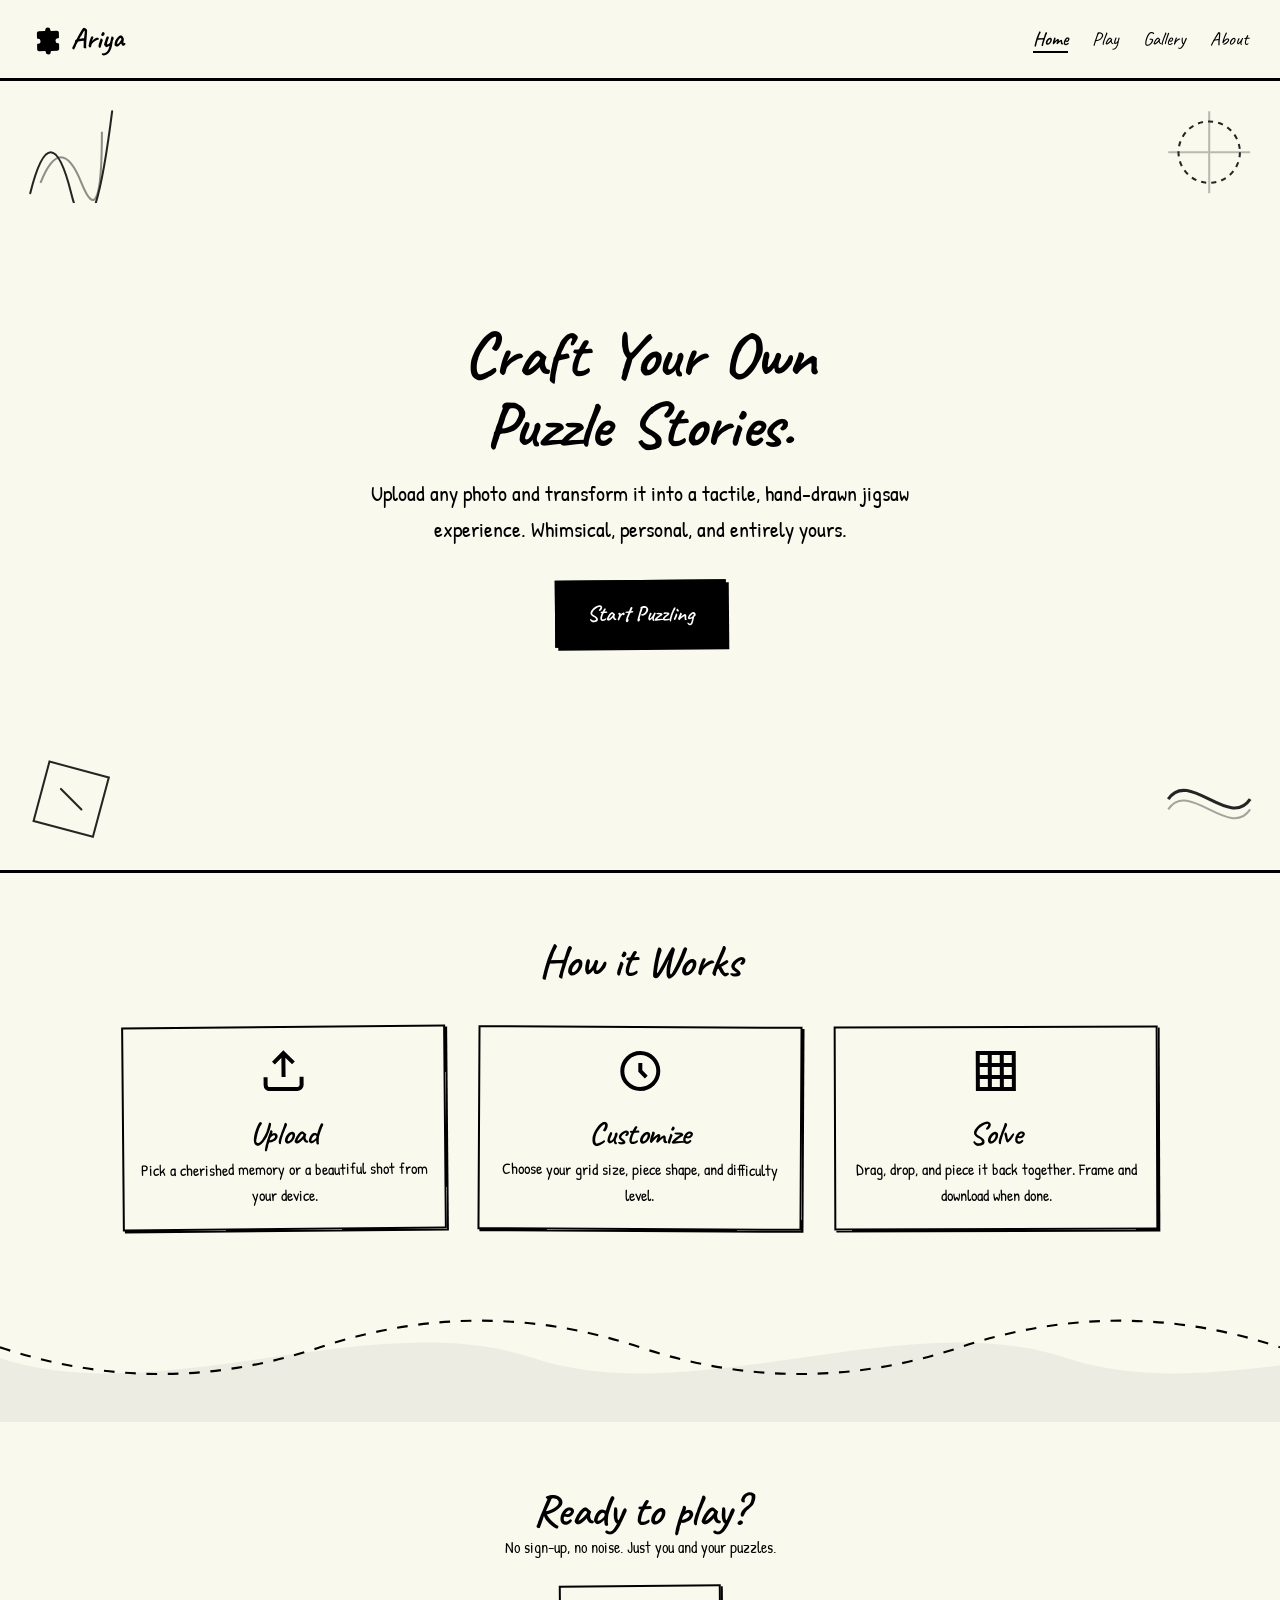
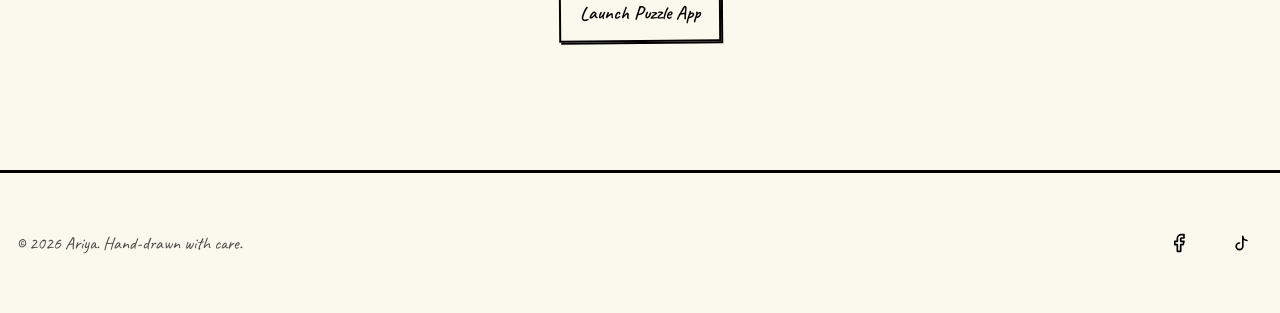
<file: index.html>
<!DOCTYPE html>
<html lang="en">
<head>
    <meta charset="UTF-8">
    <meta name="viewport" content="width=device-width, initial-scale=1.0">
    <title>Ariya | Hand-drawn Image Puzzles</title>
    <meta name="description" content="Turn your photos into beautiful hand-drawn style puzzles. No login required.">
    <link rel="icon" type="image/svg+xml" href="assets/favicon.svg">
    <link rel="stylesheet" href="css/style.css">
</head>
<body>

    <nav class="nav">
        <a href="index.html" class="nav-logo">
            <img src="assets/favicon.svg" alt="" class="logo-icon">
            Ariya
        </a>
        <button class="nav-toggle">
            <span></span><span></span><span></span>
        </button>
        <ul class="nav-links">
            <li><a href="index.html" class="active">Home</a></li>
            <li><a href="play.html">Play</a></li>
            <li><a href="gallery.html">Gallery</a></li>
            <li><a href="about.html">About</a></li>
        </ul>
    </nav>

    <main>
        <section class="hero">
            <!-- Decorative Doodles -->
            <svg class="illo illo-tl" viewBox="0 0 100 100" fill="none" stroke="black" stroke-width="2">
                <path d="M10,90 Q30,10 50,90 T90,10" stroke-linecap="round"/>
                <path d="M20,80 Q40,30 60,80 T80,30" opacity="0.5"/>
            </svg>
            <svg class="illo illo-tr" viewBox="0 0 100 100" fill="none" stroke="black" stroke-width="2">
                <circle cx="50" cy="50" r="30" stroke-dasharray="5,5"/>
                <path d="M50,10 L50,90 M10,50 L90,50" opacity="0.3"/>
            </svg>
            <svg class="illo illo-bl" viewBox="0 0 100 100" fill="none" stroke="black" stroke-width="2">
                <rect x="20" y="20" width="60" height="60" transform="rotate(15 50 50)"/>
                <path d="M40,40 L60,60" stroke-linecap="round"/>
            </svg>
            <svg class="illo illo-br" viewBox="0 0 100 100" fill="none" stroke="black" stroke-width="2">
                <path d="M10,50 C30,20 70,80 90,50" stroke-width="3"/>
                <path d="M10,60 C30,30 70,90 90,60" opacity="0.4"/>
            </svg>

            <h1 class="hero-title">Craft Your Own <br> Puzzle Stories.</h1>
            <p class="hero-tagline">Upload any photo and transform it into a tactile, hand-drawn jigsaw experience. Whimsical, personal, and entirely yours.</p>
            <div class="hero-cta">
                <a href="play.html" class="btn btn-primary btn-lg">Start Puzzling</a>
            </div>
        </section>

        <section class="section reveal">
            <h2 class="text-center">How it Works</h2>
            <div class="how-grid">
                <div class="how-step">
                    <svg width="48" height="48" viewBox="0 0 24 24" fill="none" stroke="currentColor" stroke-width="2">
                        <path d="M21 15v4a2 2 0 0 1-2 2H5a2 2 0 0 1-2-2v-4M17 8l-5-5-5 5M12 3v12"/>
                    </svg>
                    <h3>Upload</h3>
                    <p>Pick a cherished memory or a beautiful shot from your device.</p>
                </div>
                <div class="how-step">
                    <svg width="48" height="48" viewBox="0 0 24 24" fill="none" stroke="currentColor" stroke-width="2">
                        <path d="M12 3a9 9 0 0 1 9 9 9 9 0 0 1-9 9 9 9 0 0 1-9-9 9 9 0 0 1 9-9Z"/>
                        <path d="M12 8v4l3 3"/>
                    </svg>
                    <h3>Customize</h3>
                    <p>Choose your grid size, piece shape, and difficulty level.</p>
                </div>
                <div class="how-step">
                    <svg width="48" height="48" viewBox="0 0 24 24" fill="none" stroke="currentColor" stroke-width="2">
                        <path d="M3 3h18v18H3zM9 3v18M15 3v18M3 9h18M3 15h18"/>
                    </svg>
                    <h3>Solve</h3>
                    <p>Drag, drop, and piece it back together. Frame and download when done.</p>
                </div>
            </div>
        </section>

        <div class="divider">
            <svg viewBox="0 0 1200 120" preserveAspectRatio="none">
                <path d="M0,60 C150,110 350,10 500,60 C650,110 850,10 1000,60 C1150,110 1350,10 1500,60 L1500,120 L0,120 Z" fill="black" opacity="0.05"/>
                <path d="M0,50 Q150,100 300,50 T600,50 T900,50 T1200,50" fill="none" stroke="black" stroke-width="2" stroke-dasharray="10,10"/>
            </svg>
        </div>

        <section class="section reveal text-center">
            <h2>Ready to play?</h2>
            <p class="mb-3">No sign-up, no noise. Just you and your puzzles.</p>
            <a href="play.html" class="btn">Launch Puzzle App</a>
        </section>
    </main>

    <footer>
        <div class="footer-content">
            <p>&copy; 2026 Ariya. Hand-drawn with care.</p>
            <div class="social-links">
                <a href="https://www.facebook.com/nou.wangyi" target="_blank" aria-label="Facebook">
                    <svg width="20" height="20" viewBox="0 0 24 24" fill="none" stroke="currentColor" stroke-width="2" stroke-linecap="round" stroke-linejoin="round"><path d="M18 2h-3a5 5 0 0 0-5 5v3H7v4h3v8h4v-8h3l1-4h-4V7a1 1 0 0 1 1-1h3z"></path></svg>
                </a>
                <a href="https://www.tiktok.com/@min202303" target="_blank" aria-label="TikTok">
                    <svg width="20" height="20" viewBox="0 0 24 24" fill="none" stroke="currentColor" stroke-width="2" stroke-linecap="round" stroke-linejoin="round"><path d="M9 12a4 4 0 1 0 4 4V4a5 5 0 0 0 5 5"></path></svg>
                </a>
            </div>
        </div>
    </footer>

    <script src="js/main.js"></script>
</body>
</html>
</file>
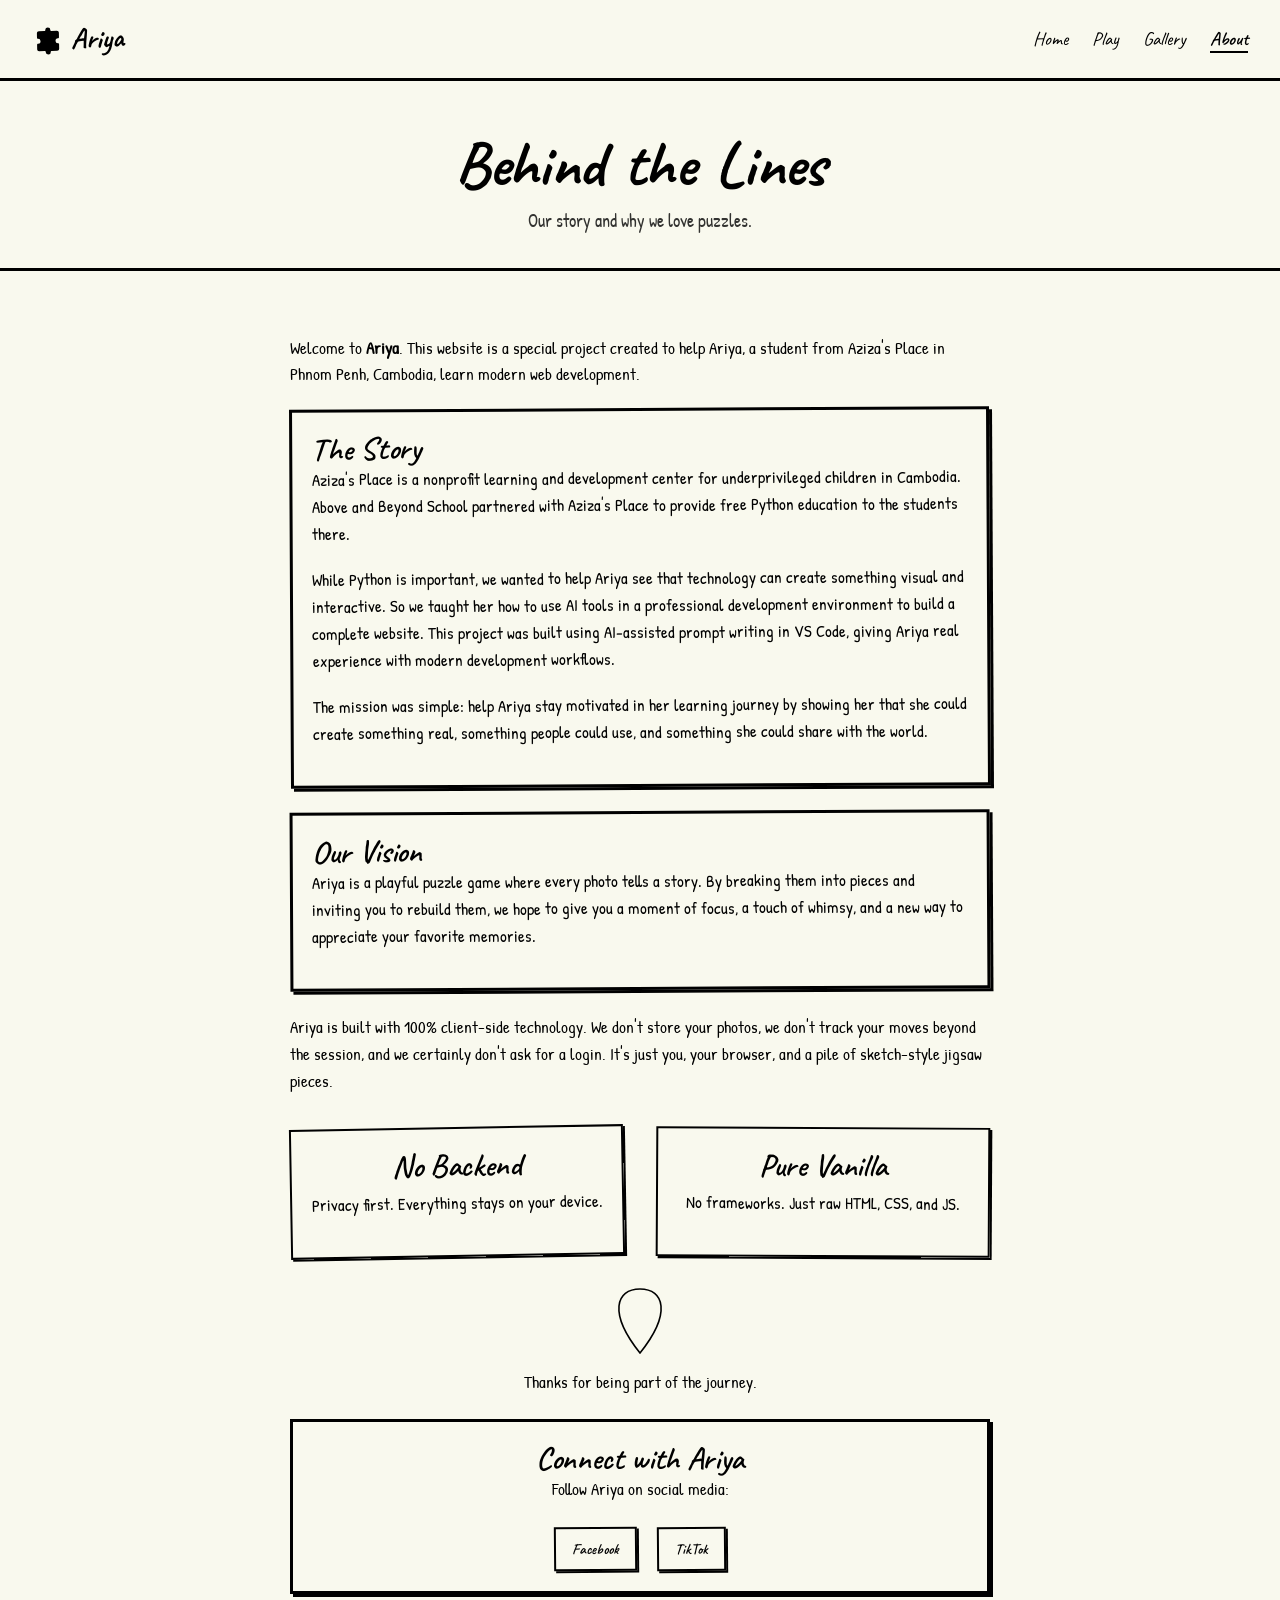
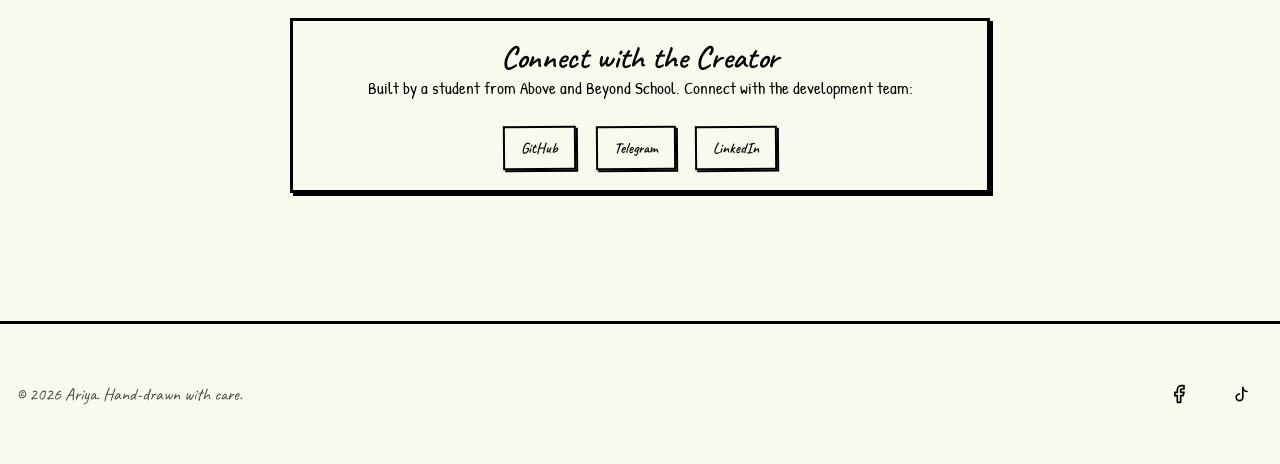
<file: about.html>
<!DOCTYPE html>
<html lang="en">
<head>
    <meta charset="UTF-8">
    <meta name="viewport" content="width=device-width, initial-scale=1.0">
    <title>About | Ariya</title>
    <link rel="icon" type="image/svg+xml" href="assets/favicon.svg">
    <link rel="stylesheet" href="css/style.css">
</head>
<body>

    <nav class="nav">
        <a href="index.html" class="nav-logo">
            <img src="assets/favicon.svg" alt="" class="logo-icon">
            Ariya
        </a>
        <button class="nav-toggle">
            <span></span><span></span><span></span>
        </button>
        <ul class="nav-links">
            <li><a href="index.html">Home</a></li>
            <li><a href="play.html">Play</a></li>
            <li><a href="gallery.html">Gallery</a></li>
            <li><a href="about.html" class="active">About</a></li>
        </ul>
    </nav>

    <header class="page-header">
        <h1 class="hero-title">Behind the Lines</h1>
        <p>Our story and why we love puzzles.</p>
    </header>

    <main class="section">
        <div class="about-content reveal">
            <p>Welcome to <strong>Ariya</strong>. This website is a special project created to help Ariya, a student from Aziza's Place in Phnom Penh, Cambodia, learn modern web development.</p>
            
            <div class="card mb-3">
                <h3>The Story</h3>
                <p>Aziza's Place is a nonprofit learning and development center for underprivileged children in Cambodia. Above and Beyond School partnered with Aziza's Place to provide free Python education to the students there.</p>
                <p>While Python is important, we wanted to help Ariya see that technology can create something visual and interactive. So we taught her how to use AI tools in a professional development environment to build a complete website. This project was built using AI-assisted prompt writing in VS Code, giving Ariya real experience with modern development workflows.</p>
                <p>The mission was simple: help Ariya stay motivated in her learning journey by showing her that she could create something real, something people could use, and something she could share with the world.</p>
            </div>

            <div class="card mb-3">
                <h3>Our Vision</h3>
                <p>Ariya is a playful puzzle game where every photo tells a story. By breaking them into pieces and inviting you to rebuild them, we hope to give you a moment of focus, a touch of whimsy, and a new way to appreciate your favorite memories.</p>
            </div>

            <p>Ariya is built with 100% client-side technology. We don't store your photos, we don't track your moves beyond the session, and we certainly don't ask for a login. It's just you, your browser, and a pile of sketch-style jigsaw pieces.</p>

            <div class="how-grid" style="margin-top:2rem">
                <div class="how-step rotate-m1">
                    <h3>No Backend</h3>
                    <p>Privacy first. Everything stays on your device.</p>
                </div>
                <div class="how-step rotate-p1">
                    <h3>Pure Vanilla</h3>
                    <p>No frameworks. Just raw HTML, CSS, and JS.</p>
                </div>
            </div>

            <div class="mt-3 text-center">
                <svg width="100%" height="auto" viewBox="0 0 100 100" stroke="black" fill="none" stroke-width="2" style="max-width: 80px; margin: 0 auto; display: block;">
                    <path d="M50,10 C20,10 10,40 50,90 C90,40 80,10 50,10 Z" />
                </svg>
                <p class="mt-1">Thanks for being part of the journey.</p>
            </div>

            <div class="card mt-3 anim-popin" style="text-align: center;">
                <h3>Connect with Ariya</h3>
                <p>Follow Ariya on social media:</p>
                <div class="social-links" style="justify-content: center; margin-top: 1.5rem;">
                    <a href="https://www.facebook.com/nou.wangyi" target="_blank" class="btn btn-sm btn-soft">Facebook</a>
                    <a href="https://www.tiktok.com/@min202303" target="_blank" class="btn btn-sm btn-soft">TikTok</a>
                </div>
            </div>

            <div class="card mt-3 anim-popin" style="text-align: center;">
                <h3>Connect with the Creator</h3>
                <p>Built by a student from Above and Beyond School. Connect with the development team:</p>
                <div class="social-links" style="justify-content: center; margin-top: 1.5rem;">
                    <a href="https://github.com/Leemenghoo" target="_blank" class="btn btn-sm btn-soft">GitHub</a>
                    <a href="https://t.me/leemenghoo" target="_blank" class="btn btn-sm btn-soft">Telegram</a>
                    <a href="https://www.linkedin.com/in/phat-lymeng-b721913a5" target="_blank" class="btn btn-sm btn-soft">LinkedIn</a>
                </div>
            </div>
        </div>
    </main>

    <footer>
        <div class="footer-content">
            <p>&copy; 2026 Ariya. Hand-drawn with care.</p>
            <div class="social-links">
                <a href="https://www.facebook.com/nou.wangyi" target="_blank" aria-label="Facebook">
                    <svg width="20" height="20" viewBox="0 0 24 24" fill="none" stroke="currentColor" stroke-width="2" stroke-linecap="round" stroke-linejoin="round"><path d="M18 2h-3a5 5 0 0 0-5 5v3H7v4h3v8h4v-8h3l1-4h-4V7a1 1 0 0 1 1-1h3z"></path></svg>
                </a>
                <a href="https://www.tiktok.com/@min202303" target="_blank" aria-label="TikTok">
                    <svg width="20" height="20" viewBox="0 0 24 24" fill="none" stroke="currentColor" stroke-width="2" stroke-linecap="round" stroke-linejoin="round"><path d="M9 12a4 4 0 1 0 4 4V4a5 5 0 0 0 5 5"></path></svg>
                </a>
            </div>
        </div>
    </footer>

    <script src="js/main.js"></script>
</body>
</html>
</file>
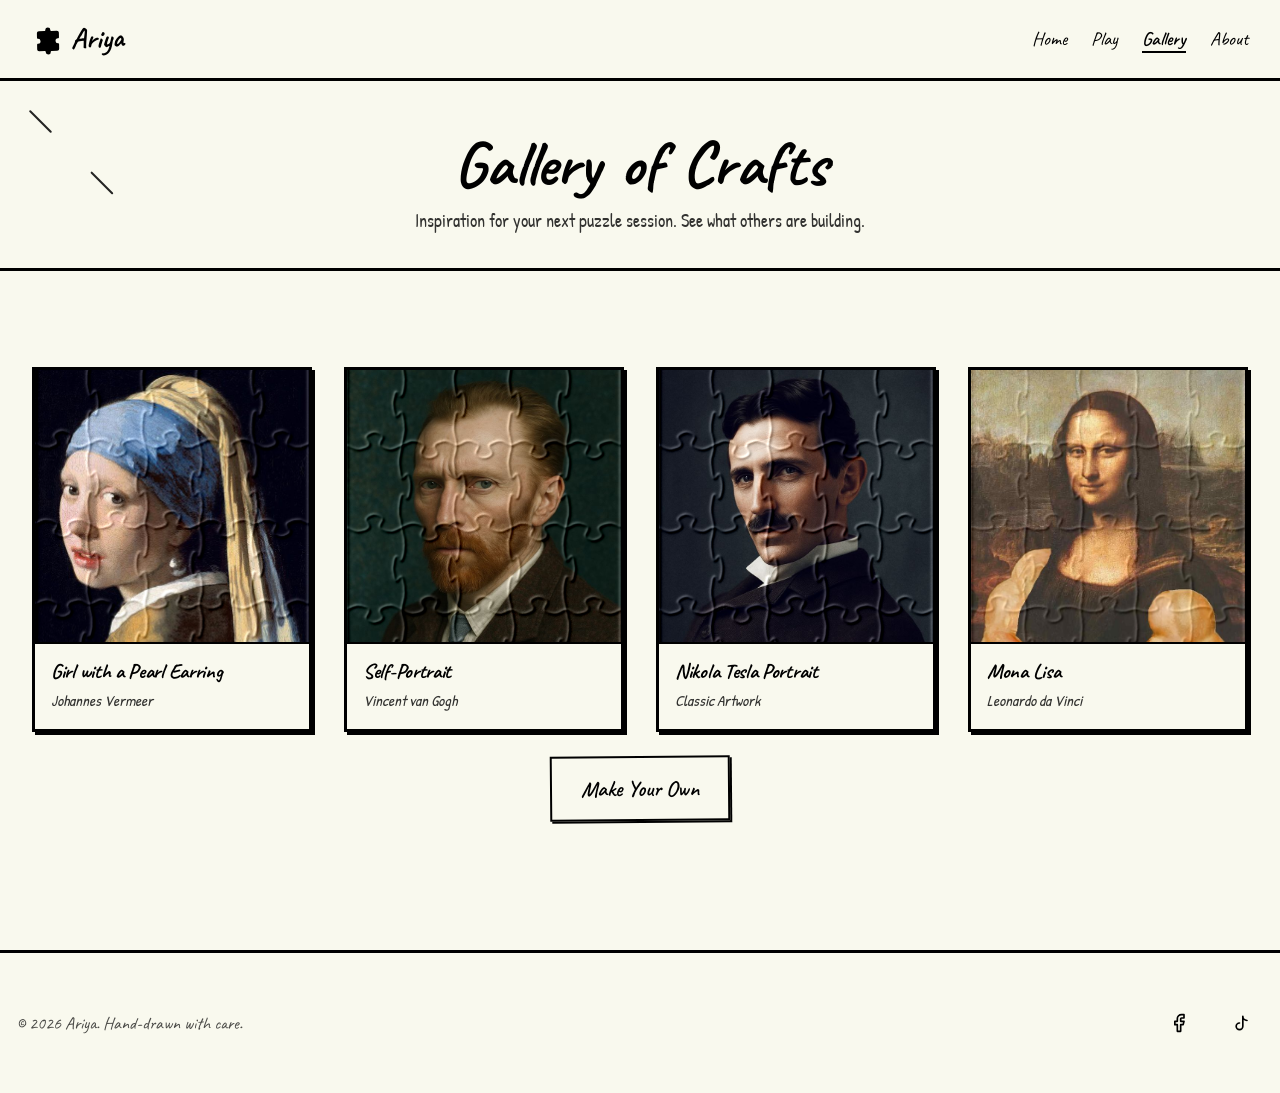
<file: gallery.html>
<!DOCTYPE html>
<html lang="en">
<head>
    <meta charset="UTF-8">
    <meta name="viewport" content="width=device-width, initial-scale=1.0">
    <title>Gallery | Ariya</title>
    <link rel="icon" type="image/svg+xml" href="assets/favicon.svg">
    <link rel="stylesheet" href="css/style.css">
</head>
<body>

    <nav class="nav">
        <a href="index.html" class="nav-logo">
            <img src="assets/favicon.svg" alt="" class="logo-icon">
            Ariya
        </a>
        <button class="nav-toggle">
            <span></span><span></span><span></span>
        </button>
        <ul class="nav-links">
            <li><a href="index.html">Home</a></li>
            <li><a href="play.html">Play</a></li>
            <li><a href="gallery.html" class="active">Gallery</a></li>
            <li><a href="about.html">About</a></li>
        </ul>
    </nav>

    <header class="page-header">
        <svg class="illo illo-tl" viewBox="0 0 100 100" fill="none" stroke="black" stroke-width="2">
            <path d="M10,10 L30,30 M70,70 L90,90" stroke-linecap="round"/>
        </svg>
        <h1 class="hero-title">Gallery of Crafts</h1>
        <p>Inspiration for your next puzzle session. See what others are building.</p>
    </header>

    <main class="section-wide">
        <div class="gallery-grid">
            
            <!-- Sample 1 -->
            <div class="gallery-card reveal">
                <img src="./pic/p1.jpg" alt="Girl with a Pearl Earring" class="gallery-card-img">
                <div class="gallery-card-body">
                    <h4 class="artwork-title">Girl with a Pearl Earring</h4>
                    <p class="artist-credit">Johannes Vermeer</p>
                </div>
            </div>

            <!-- Sample 2 -->
            <div class="gallery-card reveal">
                <img src="./pic/p2.jpg" alt="Self-Portrait" class="gallery-card-img">
                <div class="gallery-card-body">
                    <h4 class="artwork-title">Self-Portrait</h4>
                    <p class="artist-credit">Vincent van Gogh</p>
                </div>
            </div>

            <!-- Sample 3 -->
            <div class="gallery-card reveal">
                <img src="./pic/p3.jpg" alt="Nikola Tesla Portrait" class="gallery-card-img">
                <div class="gallery-card-body">
                    <h4 class="artwork-title">Nikola Tesla Portrait</h4>
                    <p class="artist-credit">Classic Artwork</p>
                </div>
            </div>

            <!-- Sample 4 -->
            <div class="gallery-card reveal">
                <img src="./pic/p4.jpg" alt="Mona Lisa" class="gallery-card-img">
                <div class="gallery-card-body">
                    <h4 class="artwork-title">Mona Lisa</h4>
                    <p class="artist-credit">Leonardo da Vinci</p>
                </div>
            </div>

        </div>

        <div class="mt-3 text-center">
            <a href="play.html" class="btn btn-lg btn-soft">Make Your Own</a>
        </div>
    </main>

    <footer>
        <div class="footer-content">
            <p>&copy; 2026 Ariya. Hand-drawn with care.</p>
            <div class="social-links">
                <a href="https://www.facebook.com/nou.wangyi" target="_blank" aria-label="Facebook">
                    <svg width="20" height="20" viewBox="0 0 24 24" fill="none" stroke="currentColor" stroke-width="2" stroke-linecap="round" stroke-linejoin="round"><path d="M18 2h-3a5 5 0 0 0-5 5v3H7v4h3v8h4v-8h3l1-4h-4V7a1 1 0 0 1 1-1h3z"></path></svg>
                </a>
                <a href="https://www.tiktok.com/@min202303" target="_blank" aria-label="TikTok">
                    <svg width="20" height="20" viewBox="0 0 24 24" fill="none" stroke="currentColor" stroke-width="2" stroke-linecap="round" stroke-linejoin="round"><path d="M9 12a4 4 0 1 0 4 4V4a5 5 0 0 0 5 5"></path></svg>
                </a>
            </div>
        </div>
    </footer>

    <script src="js/main.js"></script>
</body>
</html>
</file>
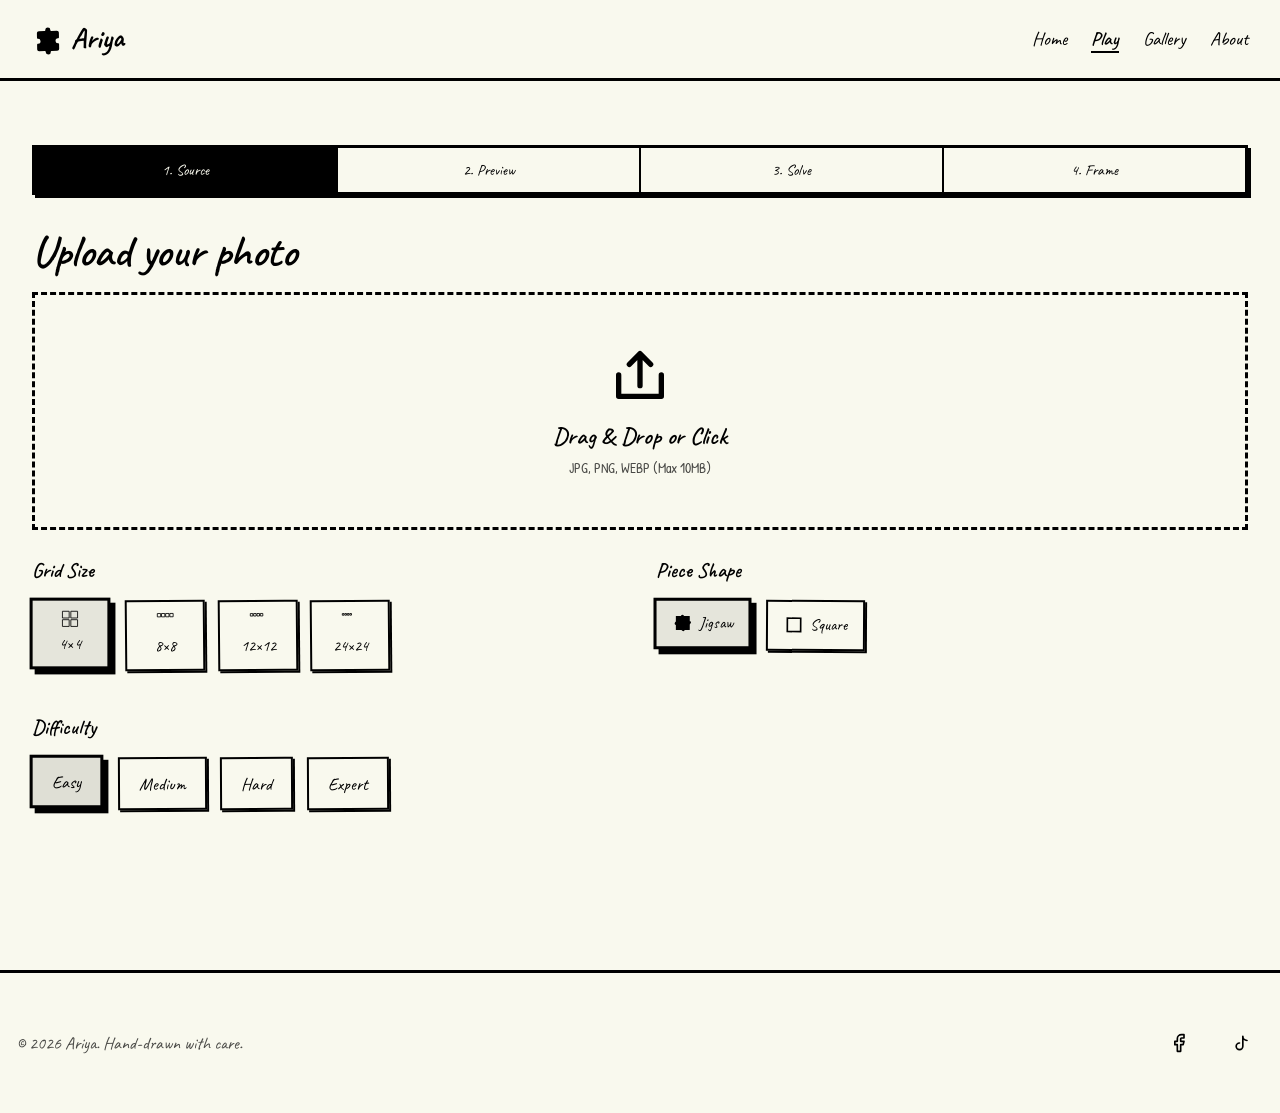
<file: play.html>
<!DOCTYPE html>
<html lang="en">
<head>
    <meta charset="UTF-8">
    <meta name="viewport" content="width=device-width, initial-scale=1.0">
    <title>Play | Ariya</title>
    <link rel="icon" type="image/svg+xml" href="assets/favicon.svg">
    <link rel="stylesheet" href="css/style.css">
</head>
<body>

    <nav class="nav">
        <a href="index.html" class="nav-logo">
            <img src="assets/favicon.svg" alt="" class="logo-icon">
            Ariya
        </a>
        <button class="nav-toggle">
            <span></span><span></span><span></span>
        </button>
        <ul class="nav-links">
            <li><a href="index.html">Home</a></li>
            <li><a href="play.html" class="active">Play</a></li>
            <li><a href="gallery.html">Gallery</a></li>
            <li><a href="about.html">About</a></li>
        </ul>
    </nav>

    <main class="section-wide">
        
        <!-- Step Indicator -->
        <div class="step-indicator">
            <div class="step-dot active">1. Source</div>
            <div class="step-dot">2. Preview</div>
            <div class="step-dot">3. Solve</div>
            <div class="step-dot">4. Frame</div>
        </div>

        <!-- STEP 1: UPLOAD & CONFIGURE -->
        <div id="step-1" class="play-step active">
            <h2 class="mb-2">Upload your photo</h2>
            <div class="upload-zone" id="upload-zone">
                <input type="file" id="image-input" accept="image/*">
                <div class="upload-icon">
                    <svg viewBox="0 0 24 24" fill="none" stroke="black" stroke-width="2">
                        <path d="M4 12V20H20V12 M12 4V16 M8 8L12 4L16 8" stroke-linecap="round" stroke-linejoin="round"/>
                    </svg>
                </div>
                <h3>Drag & Drop or Click</h3>
                <p>JPG, PNG, WEBP (Max 10MB)</p>
            </div>

            <div class="mt-3 grid-2">
                <div class="config-block">
                    <label>Grid Size</label>
                    <div class="grid-options">
                        <div class="grid-option selected" data-grid="4x4">
                            <svg width="24" height="24" viewBox="0 0 24 24"><path d="M3 3h8v8H3zM13 3h8v8h-8zM3 13h8v8H3zM13 13h8v8h-8z" stroke="currentColor" fill="none"/></svg>
                            4×4
                        </div>
                        <div class="grid-option" data-grid="8x8">
                             <svg width="24" height="24" viewBox="0 0 24 24"><path d="M3 3h4v4H3zM8 3h4v4h-4zM13 3h4v4h-4zM18 3h4v4h-4z" stroke="currentColor" fill="none"/></svg>
                             8×8
                        </div>
                        <div class="grid-option" data-grid="12x12">
                            <svg width="24" height="24" viewBox="0 0 24 24"><path d="M3 3h3v3H3zM7 3h3v3H7zM11 3h3v3H11zM15 3h3v3H15z" stroke="currentColor" fill="none"/></svg>
                            12×12
                        </div>
                        <div class="grid-option" data-grid="24x24">
                            <svg width="24" height="24" viewBox="0 0 24 24"><path d="M3 3h2v2H3zM6 3h2v2H6zM9 3h2v2H9zM12 3h2v2H12z" stroke="currentColor" fill="none"/></svg>
                            24×24
                        </div>
                    </div>
                </div>

                <div class="config-block">
                    <label>Piece Shape</label>
                    <div class="shape-options">
                        <div class="shape-option selected" data-shape="jigsaw">
                            <svg width="20" height="20" viewBox="0 0 32 32"><path d="M6 6 L14 6 Q14 2 18 6 L26 6 L26 14 Q30 14 26 18 L26 26 L18 26 Q18 30 14 26 L6 26 L6 18 Q2 18 6 14 Z" stroke="currentColor" fill="none" stroke-width="2"/></svg>
                            Jigsaw
                        </div>
                        <div class="shape-option" data-shape="grid">
                             <svg width="20" height="20" viewBox="0 0 24 24"><rect x="4" y="4" width="16" height="16" stroke="currentColor" fill="none" stroke-width="2"/></svg>
                             Square
                        </div>
                    </div>
                </div>
            </div>

            <div class="config-block mt-1">
                <label>Difficulty</label>
                <div class="difficulty-options">
                    <div class="difficulty-option selected" data-diff="easy">Easy</div>
                    <div class="difficulty-option" data-diff="medium">Medium</div>
                    <div class="difficulty-option" data-diff="hard">Hard</div>
                    <div class="difficulty-option" data-diff="expert">Expert</div>
                </div>
            </div>
        </div>

        <!-- STEP 2: SCRAMBLED PREVIEW -->
        <div id="step-2" class="play-step">
            <h2 class="mb-2">Mixed & Ready</h2>
            <div id="preview-container">
                <!-- Engine will render preview here -->
            </div>
            <div class="mt-2 text-center">
                <button class="btn btn-primary btn-lg" id="start-solving-btn">Start Solving</button>
            </div>
        </div>

        <!-- STEP 3: PUZZLE SOLVING -->
        <div id="step-3" class="play-step">
            <div class="hud">
                <div class="hud-item">Time: <span id="timer-val">0:00</span></div>
                <div class="hud-item">Moves: <span id="move-count">0</span></div>
                <button class="btn btn-sm btn-outline" id="hint-btn">Hint</button>
                <button class="btn btn-sm btn-outline" id="check-btn">Check Result</button>
            </div>
            
            <div id="puzzle-container">
                <!-- Engine will render active puzzle here -->
                <img id="ref-thumb" alt="Reference">
            </div>
        </div>

        <!-- STEP 4: COMPLETION & FRAMING -->
        <div id="step-4" class="play-step">
            <div id="completion-screen">
                <h1 class="anim-popin">Masterpiece Complete!</h1>
                <div class="stats-row">
                    <div class="stat-box">
                        <span class="stat-label">Total Time</span>
                        <span class="stat-val" id="final-time">0:00</span>
                    </div>
                    <div class="stat-box">
                        <span class="stat-label">Moves</span>
                        <span class="stat-val" id="final-moves">0</span>
                    </div>
                </div>

                <div class="completion-canvas-wrap">
                    <canvas id="final-canvas"></canvas>
                </div>

                <div class="config-block">
                    <label>Pick a frame</label>
                    <div class="frame-grid">
                        <div class="frame-option selected" data-frame="none">
                            <div class="flex-center" style="height:80px; border:1px dashed #ccc">None</div>
                            <p>Clean Cut</p>
                        </div>
                        <div class="frame-option" data-frame="classic">
                            <div style="height:80px; border:8px solid black; box-shadow: inset 0 0 0 2px white"></div>
                            <p>Classic Matte</p>
                        </div>
                        <div class="frame-option" data-frame="ornate">
                            <div class="flex-center" style="height:80px; font-weight:bold; font-size:2rem">♔</div>
                            <p>Royal Ornate</p>
                        </div>
                        <div class="frame-option" data-frame="woodcut">
                            <div style="height:80px; border:10px double black"></div>
                            <p>Rustic Wood</p>
                        </div>
                    </div>
                </div>

                <div class="mt-3">
                    <button class="btn btn-lg" id="download-btn">Download Final Image</button>
                    <a href="play.html" class="btn btn-lg btn-outline">New Puzzle</a>
                </div>
            </div>
        </div>

    </main>

    <footer>
        <div class="footer-content">
            <p>&copy; 2026 Ariya. Hand-drawn with care.</p>
            <div class="social-links">
                <a href="https://www.facebook.com/nou.wangyi" target="_blank" aria-label="Facebook">
                    <svg width="20" height="20" viewBox="0 0 24 24" fill="none" stroke="currentColor" stroke-width="2" stroke-linecap="round" stroke-linejoin="round"><path d="M18 2h-3a5 5 0 0 0-5 5v3H7v4h3v8h4v-8h3l1-4h-4V7a1 1 0 0 1 1-1h3z"></path></svg>
                </a>
                <a href="https://www.tiktok.com/@min202303" target="_blank" aria-label="TikTok">
                    <svg width="20" height="20" viewBox="0 0 24 24" fill="none" stroke="currentColor" stroke-width="2" stroke-linecap="round" stroke-linejoin="round"><path d="M9 12a4 4 0 1 0 4 4V4a5 5 0 0 0 5 5"></path></svg>
                </a>
            </div>
        </div>
    </footer>

    <script src="js/main.js"></script>
    <script src="js/puzzle-engine.js"></script>
    <script src="js/play.js"></script>
</body>
</html>
</file>
<file: css/style.css>
/* ============================================================
   Ariya — Sketch Aesthetic CSS Design System
   Colors: #f9f9ee (bg) + #000 (everything)
   Fonts: Caveat (headings), Patrick Hand (body)
   ============================================================ */

@import url('https://fonts.googleapis.com/css2?family=Caveat:wght@400;600;700&family=Patrick+Hand&display=swap');

/* ─── Reset ─── */
*,
*::before,
*::after {
  box-sizing: border-box;
  margin: 0;
  padding: 0;
}

/* ─── Root tokens ─── */
:root {
  --bg: #f9f9ee;
  --ink: #000000;
  --font-head: 'Caveat', cursive;
  --font-body: 'Patrick Hand', cursive;
  --border: 2px solid var(--ink);
  --border-thick: 3px solid var(--ink);
  --shadow: 3px 3px 0 var(--ink);
  --shadow-sm: 2px 2px 0 var(--ink);
  --radius: 0px;
  /* Hand-drawn = no border-radius */
  --transition: 0.18s ease;
}

html {
  scroll-behavior: smooth;
  font-size: 16px;
}

@media (max-width: 480px) {
  html {
    font-size: 14px;
  }
}

body {
  background: var(--bg);
  color: var(--ink);
  font-family: var(--font-body);
  font-size: 1rem;
  line-height: 1.6;
  min-height: 100vh;
  overflow-x: hidden;
}

/* ─── Typography ─── */
h1,
h2,
h3,
h4 {
  font-family: var(--font-head);
  line-height: 1.1;
  letter-spacing: -0.01em;
}

h1 {
  font-size: clamp(1.8rem, 5vw, 5rem);
  font-weight: 700;
}

h2 {
  font-size: clamp(1.3rem, 3.5vw, 3rem);
  font-weight: 600;
}

h3 {
  font-size: clamp(1.1rem, 2.5vw, 2rem);
  font-weight: 600;
}

h4 {
  font-size: 1rem;
}

p {
  font-size: 1rem;
}

a {
  color: var(--ink);
  text-decoration: underline;
  text-underline-offset: 3px;
}

/* ─── Nav ─── */
.nav {
  display: flex;
  align-items: center;
  justify-content: space-between;
  padding: 0.8rem 1rem;
  border-bottom: var(--border-thick);
  background: var(--bg);
  position: sticky;
  top: 0;
  z-index: 100;
  gap: 1rem;
}

@media (min-width: 769px) {
  .nav {
    padding: 1rem 2rem;
  }
}

.nav-logo {
  font-family: var(--font-head);
  font-size: clamp(1.2rem, 4vw, 1.8rem);
  font-weight: 700;
  text-decoration: none;
  display: flex;
  align-items: center;
  gap: 0.4rem;
  transform: rotate(-1deg);
  white-space: nowrap;
}

.nav-logo .logo-icon {
  width: clamp(24px, 6vw, 32px);
  height: clamp(24px, 6vw, 32px);
}

.nav-links {
  display: flex;
  gap: 1.5rem;
  list-style: none;
}

@media (max-width: 768px) {
  .nav-links {
    display: none;
    flex-direction: column;
    gap: 0.5rem;
    position: absolute;
    top: 100%;
    left: 0;
    right: 0;
    background: var(--bg);
    border-bottom: var(--border-thick);
    padding: 1rem 1.2rem;
    z-index: 99;
  }

  .nav-links.open {
    display: flex;
  }
}

.nav-links a {
  font-family: var(--font-head);
  font-size: clamp(0.9rem, 2vw, 1.2rem);
  text-decoration: none;
  position: relative;
  transition: var(--transition);
}

.nav-links a::after {
  content: '';
  position: absolute;
  bottom: -2px;
  left: 0;
  width: 0;
  height: 2px;
  background: var(--ink);
  transition: width var(--transition);
}

.nav-links a:hover::after,
.nav-links a.active::after {
  width: 100%;
}

.nav-links a.active {
  font-weight: 600;
}

/* Hamburger */
.nav-toggle {
  display: flex;
  flex-direction: column;
  gap: 5px;
  cursor: pointer;
  background: none;
  border: none;
  padding: 0.4rem;
  min-width: 44px;
  min-height: 44px;
  align-items: center;
  justify-content: center;
  transition: var(--transition);
}

@media (min-width: 769px) {
  .nav-toggle {
    display: none;
  }
}

.nav-toggle span {
  display: block;
  width: 24px;
  height: 2px;
  background: var(--ink);
  transition: var(--transition);
}

.nav-toggle:active {
  transform: scale(0.95);
}

/* ─── Sketch Button ─── */
.btn {
  display: inline-flex;
  align-items: center;
  gap: 0.4rem;
  padding: 0.7rem 1.2rem;
  font-family: var(--font-head);
  font-size: clamp(0.95rem, 2vw, 1.2rem);
  font-weight: 600;
  background: var(--bg);
  color: var(--ink);
  border: var(--border);
  cursor: pointer;
  text-decoration: none;
  transition: transform 0.24s ease, box-shadow 0.24s ease, background-color 0.24s ease, color 0.24s ease, border-color 0.24s ease;
  transform: rotate(-0.5deg);
  box-shadow: var(--shadow-sm);
  position: relative;
  overflow: hidden;
  min-height: 44px;
  justify-content: center;
}

.btn:hover {
  transform: rotate(0deg) translate(-2px, -2px) scale(1.01);
  box-shadow: 5px 5px 0 var(--ink);
  background: rgba(0, 0, 0, 0.06);
}

.btn-primary {
  background: var(--ink);
  color: #fff;
  border: var(--border-thick);
  box-shadow: var(--shadow);
}

.btn-primary:hover {
  background: #1f1f1f;
  color: #fff;
}

.btn:active {
  transform: rotate(0deg) translate(0, 1px) scale(0.99);
  box-shadow: 2px 2px 0 var(--ink);
}

.btn:focus-visible {
  outline: 3px solid var(--ink);
  outline-offset: 2px;
}

.btn-outline {
  background: var(--bg);
  color: var(--ink);
}

.btn-outline:hover {
  background: rgba(0, 0, 0, 0.08);
  color: var(--ink);
}

.btn-soft {
  background: var(--bg);
  color: var(--ink);
  border: var(--border);
  box-shadow: var(--shadow-sm);
}

.btn-soft:hover {
  background: rgba(0, 0, 0, 0.08);
  color: var(--ink);
  border-color: var(--ink);
}

.btn-soft:active {
  background: rgba(0, 0, 0, 0.12);
}

.btn-sm {
  padding: 0.5rem 1rem;
  font-size: 0.95rem;
  min-height: 40px;
}

.btn-lg {
  padding: 0.8rem 1.8rem;
  font-size: clamp(1rem, 2.5vw, 1.4rem);
  min-height: 48px;
}

/* ─── Sketch Card ─── */
.card {
  border: var(--border-thick);
  background: var(--bg);
  box-shadow: var(--shadow);
  padding: 1.2rem;
  position: relative;
  transform: rotate(-0.3deg);
  transition: transform var(--transition), box-shadow var(--transition);
}

.card:hover {
  transform: rotate(0.3deg) translate(-2px, -2px);
  box-shadow: 6px 6px 0 var(--ink);
}

.card-alt {
  transform: rotate(0.4deg);
}

.card-alt:hover {
  transform: rotate(-0.4deg) translate(-2px, -2px);
}

/* ─── Sketch Divider ─── */
.divider {
  width: 100%;
  overflow: hidden;
  line-height: 0;
}

.divider svg {
  display: block;
  width: 100%;
}

/* ─── Section ─── */
.section {
  padding: 2rem 1rem;
  max-width: 1100px;
  margin: 0 auto;
}

@media (min-width: 769px) {
  .section {
    padding: 4rem 2rem;
  }
}

.section-wide {
  padding: 2rem 1rem;
  max-width: 1400px;
  margin: 0 auto;
}

@media (min-width: 769px) {
  .section-wide {
    padding: 4rem 2rem;
  }
}

/* ─── Hero ─── */
.hero {
  min-height: 60vh;
  display: flex;
  flex-direction: column;
  align-items: center;
  justify-content: center;
  text-align: center;
  padding: 2rem 1rem;
  position: relative;
  overflow: hidden;
  border-bottom: var(--border-thick);
}

@media (min-width: 769px) {
  .hero {
    min-height: 88vh;
    padding: 3rem 2rem 2rem;
  }
}

.hero-title {
  animation: drawIn 0.8s ease both;
  word-spacing: 0.1em;
}

.hero-tagline {
  font-size: clamp(0.95rem, 2.5vw, 1.4rem);
  margin: 1rem 0 2rem;
  opacity: 0;
  animation: fadeUp 0.6s 0.4s ease both;
  max-width: 540px;
}

.hero-cta {
  opacity: 0;
  animation: fadeUp 0.6s 0.6s ease both;
}

/* ─── How It Works ─── */
.how-grid {
  display: grid;
  grid-template-columns: 1fr;
  gap: 1.5rem;
  margin-top: 2.5rem;
}

@media (min-width: 640px) {
  .how-grid {
    grid-template-columns: repeat(auto-fit, minmax(200px, 1fr));
    gap: 2rem;
  }
}

.how-step {
  text-align: center;
  padding: 1.2rem 0.8rem;
  border: var(--border);
  box-shadow: var(--shadow-sm);
  transform: rotate(-0.5deg);
  transition: transform var(--transition);
}

.how-step:nth-child(2) {
  transform: rotate(0.3deg);
}

.how-step:nth-child(3) {
  transform: rotate(-0.2deg);
}

.how-step:hover {
  transform: rotate(0deg) scale(1.02);
}

.how-step svg {
  width: clamp(40px, 8vw, 48px);
  height: clamp(40px, 8vw, 48px);
  margin-bottom: 0.8rem;
}

.how-step h3 {
  margin-bottom: 0.4rem;
}

.how-step p {
  font-size: clamp(0.9rem, 2vw, 1rem);
}

/* ─── Illustrations ─── */
.illo {
  position: absolute;
  pointer-events: none;
  opacity: 0.85;
}

.illo-tl {
  top: 12px;
  left: 12px;
  width: clamp(60px, 8vw, 180px);
}

.illo-tr {
  top: 12px;
  right: 12px;
  width: clamp(50px, 8vw, 140px);
}

.illo-bl {
  bottom: 12px;
  left: 12px;
  width: clamp(50px, 8vw, 140px);
}

.illo-br {
  bottom: 12px;
  right: 12px;
  width: clamp(60px, 8vw, 160px);
}

@media (min-width: 768px) {
  .illo-tl {
    top: 20px;
    left: 20px;
  }

  .illo-tr {
    top: 20px;
    right: 20px;
  }

  .illo-bl {
    bottom: 20px;
    left: 20px;
  }

  .illo-br {
    bottom: 20px;
    right: 20px;
  }
}

.illo-mid-l {
  left: 10px;
  top: 50%;
  transform: translateY(-50%);
  width: clamp(40px, 6vw, 90px);
}

/* ─── Upload Zone ─── */
.upload-zone {
  border: 3px dashed var(--ink);
  background: var(--bg);
  padding: 2rem 1.5rem;
  text-align: center;
  cursor: pointer;
  transition: background var(--transition), transform var(--transition);
  position: relative;
}

@media (min-width: 640px) {
  .upload-zone {
    padding: 3rem 2rem;
  }
}

.upload-zone:hover,
.upload-zone.drag-over {
  background: rgba(0, 0, 0, 0.04);
  transform: scale(1.01);
}

.upload-zone input {
  display: none;
}

.upload-icon {
  width: clamp(48px, 12vw, 64px);
  height: clamp(48px, 12vw, 64px);
  margin: 0 auto 1rem;
}

.upload-zone h3 {
  font-size: clamp(1.2rem, 3vw, 1.5rem);
  margin-bottom: 0.4rem;
}

.upload-zone p {
  font-size: 0.9rem;
  opacity: 0.7;
}

/* ─── Grid Size Selector ─── */
.grid-options {
  display: flex;
  flex-wrap: wrap;
  gap: 0.6rem;
  margin-top: 0.8rem;
}

@media (min-width: 640px) {
  .grid-options {
    gap: 0.8rem;
  }
}

.grid-option {
  border: var(--border);
  padding: 0.4rem 0.6rem;
  cursor: pointer;
  font-family: var(--font-head);
  font-size: 0.9rem;
  transition: transform 0.24s ease, box-shadow 0.24s ease, background-color 0.24s ease, border-color 0.24s ease, color 0.24s ease;
  box-shadow: var(--shadow-sm);
  background: var(--bg);
  transform: rotate(-0.5deg);
  display: flex;
  flex-direction: column;
  align-items: center;
  gap: 0.2rem;
  min-width: 70px;
  min-height: 44px;
  justify-content: center;
}

@media (min-width: 640px) {
  .grid-option {
    min-width: 80px;
    padding: 0.5rem 0.7rem;
    font-size: 1rem;
  }
}

.grid-option:hover,
.grid-option.selected {
  background: rgba(0, 0, 0, 0.08);
  border-width: 3px;
  transform: rotate(0deg) translate(-2px, -2px) scale(1.01);
  box-shadow: 5px 5px 0 var(--ink);
}

.grid-option:active {
  background: rgba(0, 0, 0, 0.14);
  transform: rotate(0deg) translate(0, 1px) scale(0.99);
  box-shadow: 2px 2px 0 var(--ink);
}

.grid-option svg {
  display: block;
  width: 20px;
  height: 20px;
}

/* ─── Shape Selector ─── */
.shape-options {
  display: flex;
  flex-wrap: wrap;
  gap: 0.6rem;
  margin-top: 0.8rem;
}

@media (min-width: 640px) {
  .shape-options {
    gap: 0.8rem;
  }
}

.shape-option {
  border: var(--border);
  padding: 0.5rem 0.8rem;
  cursor: pointer;
  font-family: var(--font-head);
  font-size: 0.9rem;
  transition: transform 0.24s ease, box-shadow 0.24s ease, background-color 0.24s ease, border-color 0.24s ease, color 0.24s ease;
  box-shadow: var(--shadow-sm);
  background: var(--bg);
  display: flex;
  align-items: center;
  gap: 0.4rem;
  transform: rotate(0.3deg);
  min-height: 44px;
}

@media (min-width: 640px) {
  .shape-option {
    padding: 0.6rem 1rem;
    font-size: 1rem;
  }
}

.shape-option:hover,
.shape-option.selected {
  background: rgba(0, 0, 0, 0.08);
  border-width: 3px;
  transform: rotate(0deg) translate(-2px, -2px) scale(1.01);
  box-shadow: 5px 5px 0 var(--ink);
}

.shape-option:active {
  background: rgba(0, 0, 0, 0.14);
  transform: rotate(0deg) translate(0, 1px) scale(0.99);
  box-shadow: 2px 2px 0 var(--ink);
}

.shape-option svg path,
.shape-option svg rect,
.shape-option svg polygon {
  transition: fill 0.24s ease, stroke 0.24s ease;
}

.shape-option.selected svg path,
.shape-option.selected svg rect,
.shape-option.selected svg polygon {
  fill: var(--ink);
  stroke: var(--ink);
}

/* ─── Difficulty Selector ─── */
.difficulty-options {
  display: flex;
  flex-wrap: wrap;
  gap: 0.6rem;
  margin-top: 0.8rem;
}

@media (min-width: 640px) {
  .difficulty-options {
    gap: 0.8rem;
  }
}

.difficulty-option {
  border: var(--border);
  padding: 0.5rem 1rem;
  cursor: pointer;
  font-family: var(--font-head);
  font-size: 0.95rem;
  transition: transform 0.24s ease, box-shadow 0.24s ease, background-color 0.24s ease, border-color 0.24s ease, color 0.24s ease;
  box-shadow: var(--shadow-sm);
  background: var(--bg);
  transform: rotate(-0.3deg);
  min-height: 44px;
  display: flex;
  align-items: center;
  justify-content: center;
}

@media (min-width: 640px) {
  .difficulty-option {
    padding: 0.6rem 1.2rem;
    font-size: 1.1rem;
  }
}

.difficulty-option:hover,
.difficulty-option.selected {
  background: rgba(0, 0, 0, 0.1);
  border-width: 3px;
  transform: rotate(0deg) translate(-2px, -2px) scale(1.01);
  box-shadow: 5px 5px 0 var(--ink);
}

.difficulty-option:active {
  background: rgba(0, 0, 0, 0.16);
  transform: rotate(0deg) translate(0, 1px) scale(0.99);
  box-shadow: 2px 2px 0 var(--ink);
}

/* ─── Config Section ─── */
.config-block {
  margin-bottom: 2rem;
}

.config-block label {
  font-family: var(--font-head);
  font-size: 1.3rem;
  display: block;
  margin-bottom: 0.4rem;
  font-weight: 600;
}

/* ─── Play Step Panels ─── */
.play-step {
  display: none;
  animation: fadeUp 0.4s ease both;
}

.play-step.active {
  display: block;
}

/* ─── Puzzle Canvas Area ─── */
#puzzle-container {
  position: relative;
  width: 100%;
  max-width: 90vw;
  height: clamp(50vh, 80vh, 80vh);
  margin: 0 auto;
  touch-action: none;
  overflow: hidden;
  border: var(--border-thick);
  box-shadow: var(--shadow);
  background: rgba(0, 0, 0, 0.04);
}

@media (min-width: 1024px) {
  #puzzle-container {
    max-width: 85vw;
  }
}

#puzzle-canvas {
  display: block;
  width: 100%;
  height: 100%;
  cursor: grab;
}

#puzzle-canvas:active {
  cursor: grabbing;
}

/* ─── HUD ─── */
.hud {
  display: flex;
  gap: 1rem;
  align-items: center;
  padding: 0.8rem 1rem;
  border: var(--border);
  box-shadow: var(--shadow-sm);
  margin-bottom: 1rem;
  flex-wrap: wrap;
  font-size: clamp(0.9rem, 2vw, 1.3rem);
}

@media (min-width: 640px) {
  .hud {
    gap: 1.5rem;
    padding: 0.8rem 1.2rem;
  }
}

.hud-item {
  font-family: var(--font-head);
  display: flex;
  align-items: center;
  gap: 0.3rem;
}

.hud-item span {
  font-weight: 700;
}

#hint-btn.is-cooldown,
#hint-btn:disabled {
  opacity: 0.55;
  cursor: not-allowed;
}

#hint-btn.hint-used {
  background: rgba(0, 0, 0, 0.12);
}

/* ─── Reference thumbnail ─── */
#ref-thumb {
  position: absolute;
  bottom: 12px;
  right: 12px;
  width: clamp(60px, 15vw, 140px);
  border: var(--border-thick);
  box-shadow: var(--shadow);
  cursor: pointer;
  z-index: 30;
  background: var(--bg);
  transition: width var(--transition);
}

@media (min-width: 768px) {
  #ref-thumb {
    bottom: 24px;
    right: 24px;
  }
}

#ref-thumb:hover {
  width: clamp(100px, 25vw, 220px);
}


/* ─── Frame Selector ─── */
.frame-grid {
  display: grid;
  grid-template-columns: 1fr;
  gap: 1rem;
  margin-top: 1rem;
}

@media (min-width: 480px) {
  .frame-grid {
    grid-template-columns: repeat(2, 1fr);
  }
}

@media (min-width: 768px) {
  .frame-grid {
    grid-template-columns: repeat(auto-fill, minmax(130px, 1fr));
  }
}

.frame-option {
  border: var(--border);
  padding: 0.5rem;
  cursor: pointer;
  box-shadow: var(--shadow-sm);
  transition: all var(--transition);
  text-align: center;
  transform: rotate(-0.3deg);
  min-height: 44px;
  display: flex;
  flex-direction: column;
  justify-content: center;
  align-items: center;
  gap: 0.3rem;
}

.frame-option:hover,
.frame-option.selected {
  box-shadow: var(--shadow);
  transform: rotate(0.3deg) translate(-2px, -2px);
}

.frame-option.selected {
  border-width: 3px;
}

.frame-option > div,
.frame-option img,
.frame-option svg {
  width: 100%;
  height: clamp(60px, 20vh, 80px);
  object-fit: contain;
}

.frame-option p {
  font-family: var(--font-head);
  font-size: 0.85rem;
  margin-top: 0.2rem;
}

/* ─── Completion Screen ─── */
#completion-screen {
  text-align: center;
  padding: 1.5rem 1rem;
}

@media (min-width: 640px) {
  #completion-screen {
    padding: 2rem;
  }
}

.completion-canvas-wrap {
  max-width: 100%;
  width: 100%;
  margin: 0 auto 2rem;
  border: var(--border-thick);
  box-shadow: clamp(2px, 1vw, 5px) clamp(2px, 1vw, 5px) 0 var(--ink);
  overflow: hidden;
}

#final-canvas {
  width: 100%;
  display: block;
  height: auto;
}

.stats-row {
  display: flex;
  flex-direction: column;
  justify-content: center;
  gap: 1rem;
  margin: 1.5rem 0;
}

@media (min-width: 640px) {
  .stats-row {
    flex-direction: row;
    gap: 3rem;
  }
}

.stat-box {
  border: var(--border);
  padding: 0.8rem 1.2rem;
  box-shadow: var(--shadow-sm);
  font-family: var(--font-head);
  text-align: center;
}

.stat-box .stat-val {
  font-size: clamp(1.5rem, 5vw, 2rem);
  font-weight: 700;
  display: block;
}

.stat-box .stat-label {
  font-size: 0.9rem;
}

/* ─── Confetti ─── */
.confetti-piece {
  position: fixed;
  width: 10px;
  height: 10px;
  background: var(--ink);
  pointer-events: none;
  z-index: 999;
  border-radius: 0;
  animation: confettiFall 1.5s ease-out both;
}

.piece-hint-flash {
  animation: hintFlash 0.6s ease;
}

@keyframes hintFlash {
  0% {
    filter: brightness(1);
  }
  50% {
    filter: brightness(1.22);
  }
  100% {
    filter: brightness(1);
  }
}

@keyframes confettiFall {
  0% {
    transform: translateY(-20px) rotate(0deg);
    opacity: 1;
  }

  100% {
    transform: translateY(100vh) rotate(720deg);
    opacity: 0;
  }
}

/* ─── Gallery ─── */
.gallery-grid {
  display: grid;
  grid-template-columns: 1fr;
  gap: 1.5rem;
  margin-top: 2rem;
}

@media (min-width: 640px) {
  .gallery-grid {
    grid-template-columns: repeat(2, 1fr);
    gap: 1.8rem;
  }
}

@media (min-width: 1024px) {
  .gallery-grid {
    grid-template-columns: repeat(auto-fill, minmax(260px, 1fr));
    gap: 2rem;
  }
}

.gallery-card {
  border: var(--border-thick);
  box-shadow: var(--shadow);
  overflow: hidden;
  transform: rotate(-0.4deg);
  transition: transform 0.24s ease, box-shadow 0.24s ease, background-color 0.24s ease;
  background: var(--bg);
  cursor: pointer;
}

.gallery-card:nth-child(even) {
  transform: rotate(0.4deg);
}

.gallery-card:hover {
  transform: rotate(0deg) translate(-3px, -3px);
  box-shadow: 6px 6px 0 var(--ink);
  background: rgba(0, 0, 0, 0.02);
}

.gallery-card-img {
  width: 100%;
  height: auto;
  aspect-ratio: 1 / 1;
  object-fit: cover;
  object-position: center 5%;
  display: block;
  border-bottom: var(--border);
}

.gallery-card-body {
  padding: 1rem;
}

.artwork-title {
  font-size: clamp(1rem, 2vw, 1.3rem);
  font-weight: 700;
  margin-bottom: 0.4rem;
  font-family: var(--font-head);
  letter-spacing: -0.3px;
}

.artist-credit {
  font-size: clamp(0.85rem, 1.5vw, 0.95rem);
  font-style: italic;
  color: var(--ink);
  margin: 0;
  opacity: 0.8;
  font-family: var(--font-body);
}

.gallery-badges {
  display: none;
}

.badge {
  display: none;
}

/* ─── About ─── */
.about-content {
  max-width: 700px;
  margin: 0 auto;
  padding: 0 1rem;
}

@media (min-width: 640px) {
  .about-content {
    padding: 0;
  }
}

.about-content p {
  margin-bottom: 1.2rem;
  font-size: clamp(1rem, 2vw, 1.05rem);
}

/* ─── Page header band ─── */
.page-header {
  border-bottom: var(--border-thick);
  padding: 2rem 1rem;
  text-align: center;
  position: relative;
  overflow: hidden;
}

@media (min-width: 640px) {
  .page-header {
    padding: 3rem 2rem 2rem;
  }
}

.page-header h1 {
  animation: drawIn 0.7s ease both;
}

.page-header p {
  margin-top: 0.5rem;
  font-size: clamp(1rem, 2vw, 1.1rem);
  opacity: 0.8;
}

/* ─── Footer ─── */
footer {
  padding: 2rem 1rem;
  margin-top: 3rem;
  border-top: var(--border-thick);
  background: var(--bg);
}

@media (min-width: 768px) {
  footer {
    padding: 3rem 1rem;
    margin-top: 4rem;
  }
}

.footer-content {
  max-width: 1400px;
  margin: 0 auto;
  display: flex;
  flex-direction: column;
  justify-content: center;
  align-items: center;
  gap: 1rem;
  text-align: center;
}

@media (min-width: 640px) {
  .footer-content {
    flex-direction: row;
    justify-content: space-between;
    text-align: left;
    gap: 1.5rem;
  }
}

.social-links {
  display: flex;
  gap: 1rem;
  align-items: center;
  justify-content: center;
}

@media (min-width: 640px) {
  .social-links {
    gap: 1.2rem;
  }
}

.social-links a {
  color: var(--ink);
  transition: all var(--transition);
  display: flex;
  align-items: center;
  min-width: 44px;
  min-height: 44px;
  justify-content: center;
}

.social-links a:hover {
  transform: translateY(-3px) rotate(3deg);
  color: #555;
}

footer p {
  opacity: 0.7;
  font-family: var(--font-head);
  font-size: clamp(0.95rem, 2vw, 1.1rem);
  margin: 0;
}

/* ─── Animations ─── */
@keyframes drawIn {
  0% {
    opacity: 0;
    transform: scaleX(0.95) skewX(-2deg);
  }

  100% {
    opacity: 1;
    transform: scaleX(1) skewX(0deg);
  }
}

@keyframes fadeUp {
  0% {
    opacity: 0;
    transform: translateY(18px);
  }

  100% {
    opacity: 1;
    transform: translateY(0);
  }
}

@keyframes wobble {

  0%,
  100% {
    transform: rotate(0deg);
  }

  25% {
    transform: rotate(-1.5deg);
  }

  75% {
    transform: rotate(1.5deg);
  }
}

@keyframes popIn {
  0% {
    transform: scale(0.8);
    opacity: 0;
  }

  60% {
    transform: scale(1.08);
  }

  100% {
    transform: scale(1);
    opacity: 1;
  }
}

.anim-fadeup {
  animation: fadeUp 0.6s ease both;
}

.anim-popin {
  animation: popIn 0.5s ease both;
}

.anim-wobble {
  animation: wobble 2s ease infinite;
}

/* ─── Scroll animation ─── */
.reveal {
  opacity: 0;
  transform: translateY(24px);
  transition: opacity 0.6s ease, transform 0.6s ease;
}

.reveal.visible {
  opacity: 1;
  transform: translateY(0);
}

/* ─── Progress bar ─── */
.progress-bar {
  width: 100%;
  height: 8px;
  border: var(--border);
  background: var(--bg);
  margin-bottom: 1.5rem;
  position: relative;
  overflow: hidden;
}

.progress-fill {
  height: 100%;
  background: var(--ink);
  transition: width 0.4s ease;
}

/* ─── Step indicator ─── */
.step-indicator {
  display: flex;
  gap: 0;
  margin-bottom: 2rem;
  border: var(--border-thick);
  overflow: hidden;
  box-shadow: var(--shadow);
}

.step-dot {
  flex: 1;
  text-align: center;
  padding: 0.6rem 0.5rem;
  font-family: var(--font-head);
  font-size: clamp(0.75rem, 2vw, 0.95rem);
  border-right: var(--border);
  transition: all var(--transition);
  cursor: default;
  min-height: 44px;
  display: flex;
  align-items: center;
  justify-content: center;
}

@media (min-width: 640px) {
  .step-dot {
    padding: 0.5rem 0.3rem;
  }
}

.step-dot:last-child {
  border-right: none;
}

.step-dot.done {
  background: rgba(0, 0, 0, 0.06);
}

.step-dot.active {
  background: var(--ink);
  color: var(--bg);
}

/* ─── Scrambled preview ─── */
#preview-container {
  position: relative;
  width: 100%;
  border: var(--border-thick);
  box-shadow: var(--shadow);
  min-height: 360px;
  overflow: hidden;
  touch-action: none;
}

#preview-canvas {
  display: block;
  width: 100%;
}

/* ─── Responsive ─── */

/* Mobile-first: 320px and up */
@media (max-width: 479px) {
  .how-grid {
    gap: 1rem;
  }

  .grid-options,
  .shape-options,
  .difficulty-options {
    gap: 0.5rem;
  }

  .config-block label {
    font-size: clamp(1.1rem, 3vw, 1.3rem);
  }
}

/* Tablet: 640px and up */
@media (min-width: 640px) {
  /* Already handled with media queries in component sections */
}

/* Desktop: 768px and up */
@media (min-width: 768px) {
  .nav-links {
    display: flex !important;
    position: static;
    flex-direction: row;
    background: transparent;
    border-bottom: none;
    padding: 0;
  }

  .nav-toggle {
    display: none !important;
  }
}

/* ─── Utility ─── */
.text-center {
  text-align: center;
}

.mt-1 {
  margin-top: 0.5rem;
}

.mt-2 {
  margin-top: 1rem;
}

.mt-3 {
  margin-top: 1.5rem;
}

.mb-2 {
  margin-bottom: 1rem;
}

.mb-3 {
  margin-bottom: 1.5rem;
}

.flex {
  display: flex;
}

.flex-center {
  display: flex;
  align-items: center;
  justify-content: center;
}

.gap-1 {
  gap: 0.5rem;
}

.gap-2 {
  gap: 1rem;
}

.grid-2 {
  display: grid;
  grid-template-columns: 1fr;
  gap: 1.5rem;
}

@media (min-width: 640px) {
  .grid-2 {
    grid-template-columns: 1fr 1fr;
    gap: 2rem;
  }
}

.rotate-m1 {
  transform: rotate(-1deg);
}

.rotate-p1 {
  transform: rotate(1deg);
}

/* ─── Animations ─── */
@keyframes wobble {
  0% {
    transform: translateX(0);
  }

  25% {
    transform: translateX(-5px) rotate(-1deg);
  }

  75% {
    transform: translateX(5px) rotate(1deg);
  }

  100% {
    transform: translateX(0);
  }
}

.wobble {
  animation: wobble 0.4s ease;
}

.confetti-piece {
  position: fixed;
  top: -20px;
  width: 10px;
  height: 10px;
  z-index: 10000;
  pointer-events: none;
  animation: confettiFall linear forwards;
}

@keyframes confettiFall {
  0% {
    transform: translateY(0) rotate(0);
    opacity: 1;
  }

  100% {
    transform: translateY(110vh) rotate(720deg);
    opacity: 0;
  }
}
</file>
